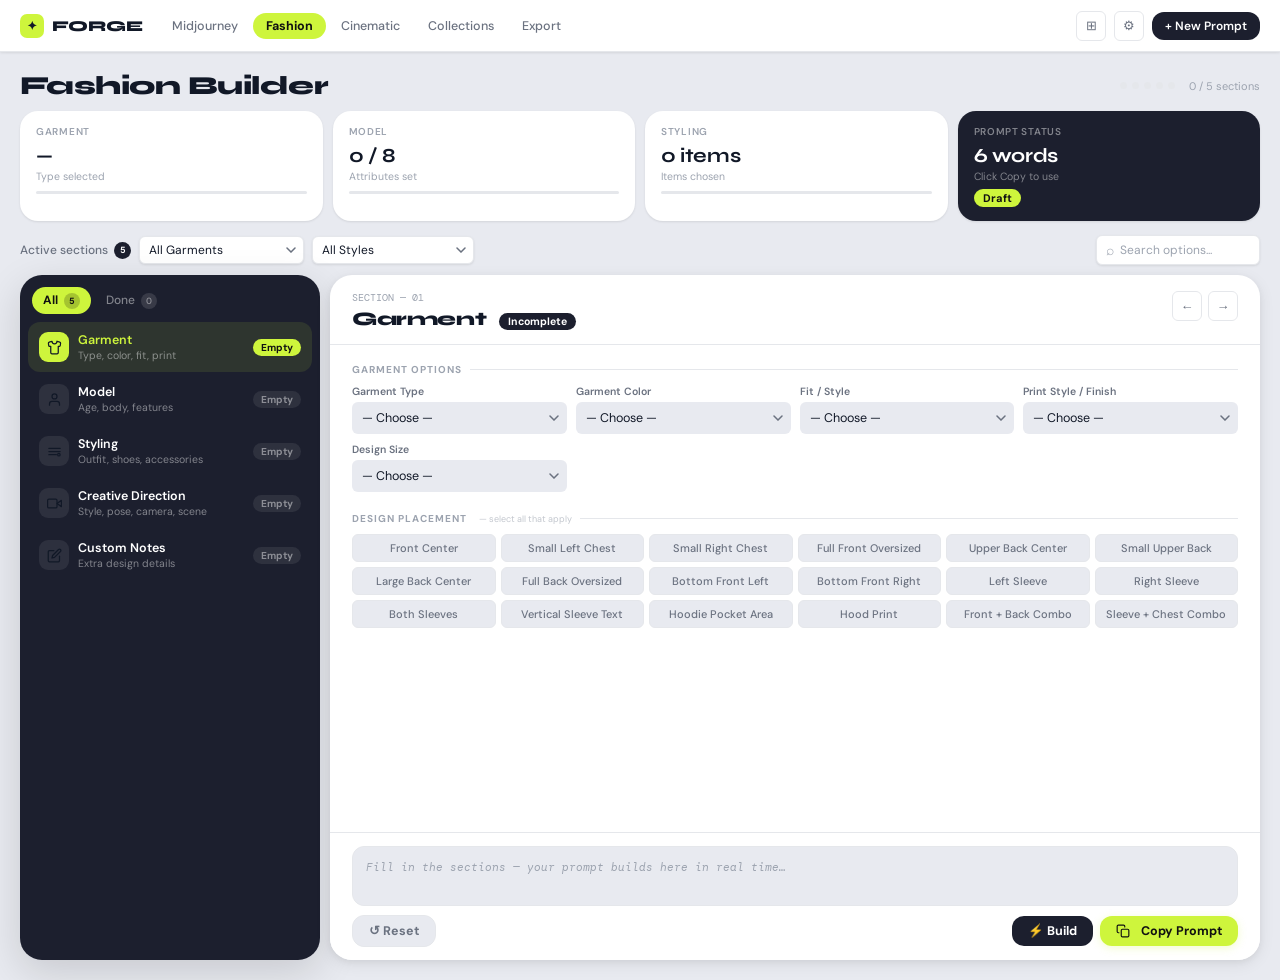
<file: index.html>
<!DOCTYPE html>
<html lang="en">
<head>
<meta charset="UTF-8">
<meta name="viewport" content="width=device-width, initial-scale=1.0">
<title>Forge — Prompt Builder</title>
<link rel="preconnect" href="https://fonts.googleapis.com">
<link href="https://fonts.googleapis.com/css2?family=DM+Sans:wght@300;400;500;600;700&family=Syne:wght@700;800&family=DM+Mono:wght@400;500&display=swap" rel="stylesheet">
<link rel="stylesheet" href="assets/css/styles.css" type="text/css" media="all" />
</head>
<body>

<!-- ── TOP NAV ── -->
<nav class="topnav">
  <div class="nav-brand">
    <div class="brand-dot">✦</div>
    FORGE
  </div>
  <div class="nav-tabs">
    <a class="nav-tab" href="midjourney.html" style="text-decoration:none">Midjourney</a>
    <button class="nav-tab active">Fashion</button>
    <a class="nav-tab" href="cinematic.html" style="text-decoration:none">Cinematic</a>
    <button class="nav-tab" onclick="forgeOpenCollections()">Collections</button>
    <button class="nav-tab" onclick="forgeExportFromPromptOutput('promptOutput','Fill in the sections','forge-fashion-prompt')">Export</button>
  </div>
  <div class="nav-actions">
    <button class="nav-icon-btn" title="Grid" aria-label="Jump to section grid" onclick="forgeShowLayoutGrid()">⊞</button>
    <button class="nav-icon-btn" title="Settings" aria-label="Focus settings controls" onclick="forgeOpenSettings()">⚙</button>
    <button class="btn-create" onclick="forgeStartNewPrompt(resetAll)">+ New Prompt</button>
  </div>
</nav>

<!-- ── PAGE HEADER ── -->
<div class="page-header">
  <h1 class="page-title">Fashion Builder</h1>
  <div style="display:flex;align-items:center;gap:8px">
    <div class="progress-dots" id="progressDots"></div>
    <span class="prog-label" id="progressLabel">0 / 5 sections</span>
  </div>
</div>

<!-- ── STAT CARDS ── -->
<div class="stats-row">
  <div class="stat-card">
    <div class="stat-label">Garment</div>
    <div class="stat-value" id="stat-garment">—</div>
    <div class="stat-sub">Type selected</div>
    <div class="stat-progress"><div class="stat-progress-fill" id="prog-garment" style="width:0%"></div></div>
  </div>
  <div class="stat-card">
    <div class="stat-label">Model</div>
    <div class="stat-value" id="stat-model">—</div>
    <div class="stat-sub">Attributes set</div>
    <div class="stat-progress"><div class="stat-progress-fill" id="prog-model" style="width:0%"></div></div>
  </div>
  <div class="stat-card">
    <div class="stat-label">Styling</div>
    <div class="stat-value" id="stat-styling">—</div>
    <div class="stat-sub">Items chosen</div>
    <div class="stat-progress"><div class="stat-progress-fill" id="prog-styling" style="width:0%"></div></div>
  </div>
  <div class="stat-card accent">
    <div class="stat-label">Prompt Status</div>
    <div class="stat-value" id="stat-words">0 words</div>
    <div class="stat-sub">Click Copy to use</div>
    <div class="stat-lime-badge" id="stat-badge">Draft</div>
  </div>
</div>

<!-- ── FILTER BAR ── -->
<div class="filter-bar">
  <div class="filter-label">
    Active sections
    <span class="filter-count">5</span>
  </div>
  <select class="filter-select" id="filterGarmentType" onchange="syncFilter('garmentType', this.value)">
    <option value="">All Garments</option>
  </select>
  <select class="filter-select" id="filterStyleDir" onchange="syncFilter('styleDir', this.value)">
    <option value="">All Styles</option>
  </select>
  <div class="filter-spacer"></div>
  <div class="search-box">
    <span style="color:var(--text-muted);font-size:14px">⌕</span>
    <input type="text" placeholder="Search options..." id="searchInput" oninput="handleSearch(this.value)">
  </div>
</div>

<!-- ── MAIN SPLIT ── -->
<div class="main-split">

  <!-- LEFT: Section List -->
  <div class="left-panel">
    <div class="panel-tabs">
      <button class="panel-tab active" onclick="setFilter('all',this)">All <span class="panel-tab-count">5</span></button>
      <button class="panel-tab" onclick="setFilter('done',this)">Done <span class="panel-tab-count" id="doneCount">0</span></button>
    </div>
    <div class="section-list" id="sectionList"></div>
  </div>

  <!-- RIGHT: Detail + Form -->
  <div class="right-panel">
    <div class="detail-header">
      <div>
        <div class="detail-ref" id="detailRef">SECTION — 01</div>
        <div>
          <span class="detail-title" id="detailTitle">Garment</span>
          <span class="detail-status" id="detailStatus">Incomplete</span>
        </div>
      </div>
      <div class="detail-actions">
        <button class="icon-btn" onclick="prevSection()" title="Previous" aria-label="Previous section">←</button>
        <button class="icon-btn" onclick="nextSection()" title="Next" aria-label="Next section">→</button>
      </div>
    </div>

    <div class="detail-body" id="detailBody"></div>

    <div class="prompt-bar">
      <div class="prompt-output" id="promptOutput">
        <span class="prompt-placeholder">Fill in the sections — your prompt builds here in real time…</span>
      </div>
      <div class="prompt-actions">
        <button class="btn btn-ghost" onclick="resetAll()">↺ Reset</button>
        <div class="spacer"></div>
        <button class="btn btn-dark" onclick="buildPrompt()">⚡ Build</button>
        <button class="btn btn-lime" onclick="copyPrompt()"><span class="btn-icon" aria-hidden="true"><svg viewBox="0 0 24 24" fill="none" stroke="currentColor" stroke-width="2" stroke-linecap="round" stroke-linejoin="round"><rect x="9" y="9" width="13" height="13" rx="2" ry="2"/><path d="M5 15H4a2 2 0 0 1-2-2V4a2 2 0 0 1 2-2h9a2 2 0 0 1 2 2v1"/></svg></span>Copy Prompt</button>
      </div>
    </div>
  </div>

</div>

<div class="toast" id="toast"><span class="t-lime">✓</span> Copied to clipboard!</div>

<!-- ══════════════════════════════════════════════ -->
<script src="assets/js/core.js"></script>
<script src="assets/js/script.js" type="text/javascript" charset="utf-8"></script>
</body>
</html>
</file>
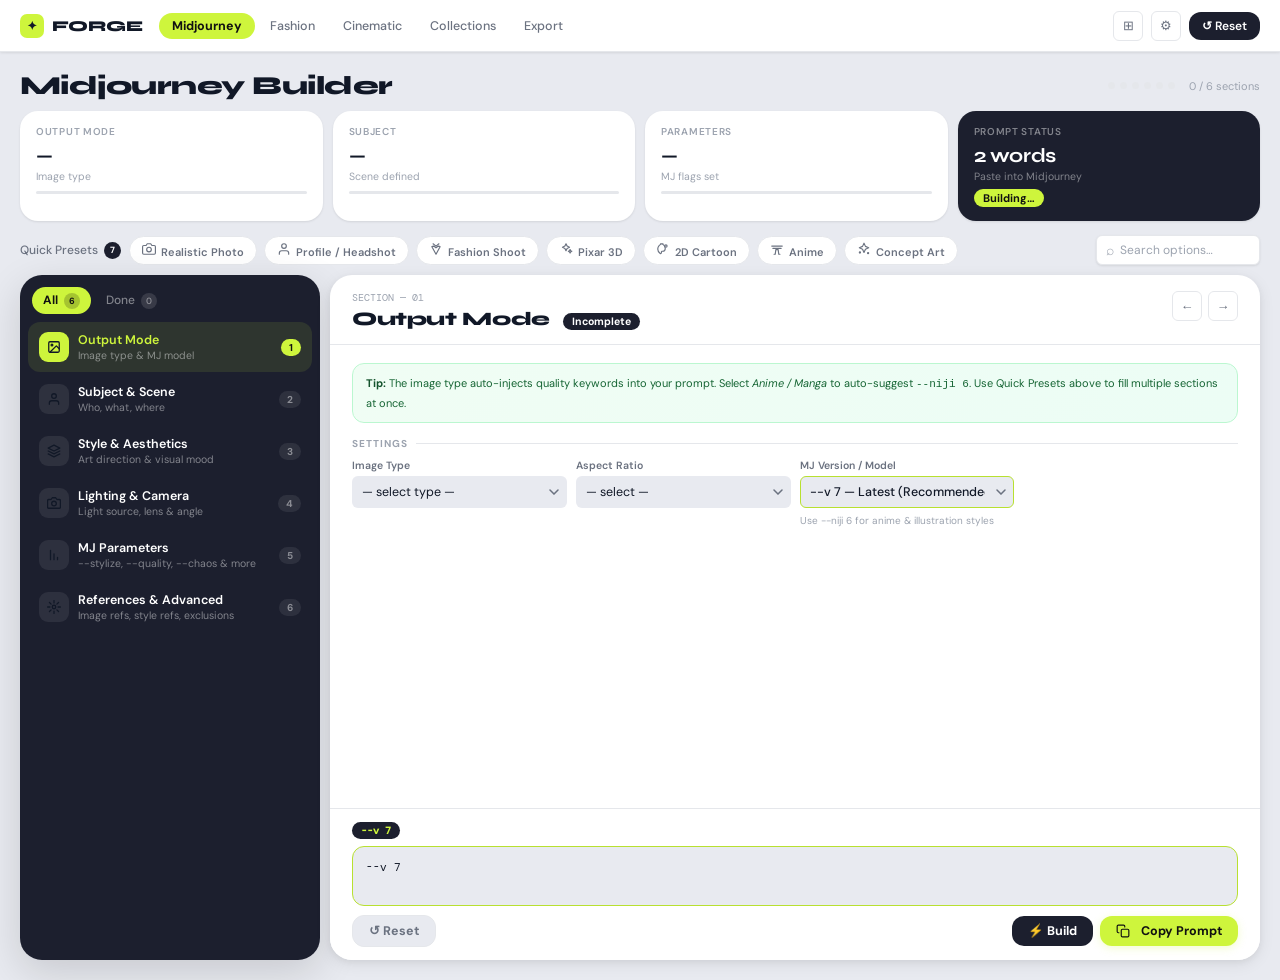
<file: midjourney.html>
<!DOCTYPE html>
<html lang="en">
<head>
<meta charset="UTF-8">
<meta name="viewport" content="width=device-width, initial-scale=1.0">
<title>Forge — Midjourney Builder</title>
<link rel="preconnect" href="https://fonts.googleapis.com">
<link href="https://fonts.googleapis.com/css2?family=DM+Sans:wght@300;400;500;600;700&family=Syne:wght@700;800&family=DM+Mono:wght@400;500&display=swap" rel="stylesheet">
<link rel="stylesheet" href="assets/css/styles.css" type="text/css" media="all" />
<link rel="stylesheet" href="assets/css/midjourney.css" type="text/css" media="all" />
</head>
<body>

<!-- ── TOP NAV ── -->
<nav class="topnav">
  <div class="nav-brand">
    <div class="brand-dot">✦</div>
    FORGE
  </div>
  <div class="nav-tabs">
    <a class="nav-tab active" href="midjourney.html" style="text-decoration:none">Midjourney</a>
    <a class="nav-tab" href="index.html" style="text-decoration:none">Fashion</a>
    <a class="nav-tab" href="cinematic.html" style="text-decoration:none">Cinematic</a>
    <button class="nav-tab" onclick="forgeOpenCollections()">Collections</button>
    <button class="nav-tab" onclick="forgeExportPrompt(buildPrompt, 'forge-midjourney-prompt')">Export</button>
  </div>
  <div class="nav-actions">
    <button class="nav-icon-btn" title="Grid" aria-label="Jump to section grid" onclick="forgeShowLayoutGrid()">⊞</button>
    <button class="nav-icon-btn" title="Settings" aria-label="Focus settings controls" onclick="forgeOpenSettings()">⚙</button>
    <button class="btn-create" onclick="forgeStartNewPrompt(resetAll)">↺ Reset</button>
  </div>
</nav>

<!-- ── PAGE HEADER ── -->
<div class="page-header">
  <h1 class="page-title">Midjourney Builder</h1>
  <div style="display:flex;align-items:center;gap:8px">
    <div class="progress-dots" id="progressDots"></div>
    <span class="prog-label" id="progressLabel">0 / 6 sections</span>
  </div>
</div>

<!-- ── STAT CARDS ── -->
<div class="stats-row">
  <div class="stat-card">
    <div class="stat-label">Output Mode</div>
    <div class="stat-value" id="stat-mode">—</div>
    <div class="stat-sub">Image type</div>
    <div class="stat-progress"><div class="stat-progress-fill" id="prog-mode" style="width:0%"></div></div>
  </div>
  <div class="stat-card">
    <div class="stat-label">Subject</div>
    <div class="stat-value" id="stat-subject">—</div>
    <div class="stat-sub">Scene defined</div>
    <div class="stat-progress"><div class="stat-progress-fill" id="prog-subject" style="width:0%"></div></div>
  </div>
  <div class="stat-card">
    <div class="stat-label">Parameters</div>
    <div class="stat-value" id="stat-params">—</div>
    <div class="stat-sub">MJ flags set</div>
    <div class="stat-progress"><div class="stat-progress-fill" id="prog-params" style="width:0%"></div></div>
  </div>
  <div class="stat-card accent">
    <div class="stat-label">Prompt Status</div>
    <div class="stat-value" id="stat-words">0 words</div>
    <div class="stat-sub">Paste into Midjourney</div>
    <div class="stat-lime-badge" id="stat-badge">Draft</div>
  </div>
</div>

<!-- ── FILTER / PRESETS BAR ── -->
<div class="filter-bar">
  <div class="filter-label">Quick Presets <span class="filter-count">7</span></div>
  <div class="preset-row">
    <button class="preset-btn" onclick="applyPreset('realistic',this)"><span class="btn-icon" aria-hidden="true"><svg viewBox="0 0 24 24" fill="none" stroke="currentColor" stroke-width="2" stroke-linecap="round" stroke-linejoin="round"><path d="M23 19a2 2 0 0 1-2 2H3a2 2 0 0 1-2-2V8a2 2 0 0 1 2-2h4l2-3h6l2 3h4a2 2 0 0 1 2 2z"/><circle cx="12" cy="13" r="4"/></svg></span>Realistic Photo</button>
    <button class="preset-btn" onclick="applyPreset('headshot',this)"><span class="btn-icon" aria-hidden="true"><svg viewBox="0 0 24 24" fill="none" stroke="currentColor" stroke-width="2" stroke-linecap="round" stroke-linejoin="round"><path d="M20 21v-2a4 4 0 0 0-4-4H8a4 4 0 0 0-4 4v2"/><circle cx="12" cy="7" r="4"/></svg></span>Profile / Headshot</button>
    <button class="preset-btn" onclick="applyPreset('fashion',this)"><span class="btn-icon" aria-hidden="true"><svg viewBox="0 0 24 24" fill="none" stroke="currentColor" stroke-width="2" stroke-linecap="round" stroke-linejoin="round"><path d="M7 3l5 4 5-4"/><path d="M5 8l7 13 7-13-3-1-4 3-4-3-3 1z"/></svg></span>Fashion Shoot</button>
    <button class="preset-btn" onclick="applyPreset('pixar',this)"><span class="btn-icon" aria-hidden="true"><svg viewBox="0 0 24 24" fill="none" stroke="currentColor" stroke-width="2" stroke-linecap="round" stroke-linejoin="round"><path d="M12 3l1.9 3.9L18 9l-4.1 2.1L12 15l-1.9-3.9L6 9l4.1-2.1z"/><path d="M19 13l.9 1.8L22 16l-2.1 1.2L19 19l-.9-1.8L16 16l2.1-1.2z"/></svg></span>Pixar 3D</button>
    <button class="preset-btn" onclick="applyPreset('cartoon',this)"><span class="btn-icon" aria-hidden="true"><svg viewBox="0 0 24 24" fill="none" stroke="currentColor" stroke-width="2" stroke-linecap="round" stroke-linejoin="round"><path d="M12 3a9 9 0 0 0-9 9c0 3.2 1.7 6 4.2 7.6 1.1.7 2.4-.3 2.1-1.6-.2-.8.1-1.7.9-2.1h1.3c2.4 0 4.3-1.9 4.3-4.3V11c0-4.4-3.6-8-8-8z"/><circle cx="17" cy="7" r="2"/></svg></span>2D Cartoon</button>
    <button class="preset-btn" onclick="applyPreset('anime',this)"><span class="btn-icon" aria-hidden="true"><svg viewBox="0 0 24 24" fill="none" stroke="currentColor" stroke-width="2" stroke-linecap="round" stroke-linejoin="round"><path d="M3 7h18"/><path d="M5 11h14"/><path d="M7 21h2l1-8h4l1 8h2"/></svg></span>Anime</button>
    <button class="preset-btn" onclick="applyPreset('concept',this)"><span class="btn-icon" aria-hidden="true"><svg viewBox="0 0 24 24" fill="none" stroke="currentColor" stroke-width="2" stroke-linecap="round" stroke-linejoin="round"><path d="M12 2l2.5 5.5L20 10l-5.5 2.5L12 18l-2.5-5.5L4 10l5.5-2.5z"/><circle cx="19" cy="19" r="1"/><circle cx="5" cy="18" r="1"/></svg></span>Concept Art</button>
  </div>
  <div class="filter-spacer"></div>
  <div class="search-box">
    <span style="color:var(--text-muted);font-size:14px">⌕</span>
    <input type="text" placeholder="Search options…" id="searchInput" oninput="handleSearch(this.value)">
  </div>
</div>

<!-- ── MAIN SPLIT ── -->
<div class="main-split">

  <!-- LEFT: Section List -->
  <div class="left-panel">
    <div class="panel-tabs">
      <button class="panel-tab active" onclick="setFilter('all',this)">All <span class="panel-tab-count">6</span></button>
      <button class="panel-tab" onclick="setFilter('done',this)">Done <span class="panel-tab-count" id="doneCount">0</span></button>
    </div>
    <div class="section-list" id="sectionList"></div>
  </div>

  <!-- RIGHT: Detail + Form -->
  <div class="right-panel">
    <div class="detail-header">
      <div>
        <div class="detail-ref" id="detailRef">SECTION — 01</div>
        <div>
          <span class="detail-title" id="detailTitle">Output Mode</span>
          <span class="detail-status" id="detailStatus">Incomplete</span>
        </div>
      </div>
      <div class="detail-actions">
        <button class="icon-btn" onclick="prevSection()" title="Previous" aria-label="Previous section">←</button>
        <button class="icon-btn" onclick="nextSection()" title="Next" aria-label="Next section">→</button>
      </div>
    </div>

    <div class="detail-body" id="detailBody"></div>

    <div class="prompt-bar">
      <div class="param-chips" id="paramChips"></div>
      <div class="prompt-output" id="promptOutput">
        <span class="prompt-placeholder">Fill in sections — your Midjourney prompt builds here in real time…</span>
      </div>
      <div class="prompt-actions">
        <button class="btn btn-ghost" onclick="resetAll()">↺ Reset</button>
        <div class="spacer"></div>
        <button class="btn btn-dark" onclick="updatePrompt()">⚡ Build</button>
        <button class="btn btn-lime" onclick="copyPrompt()"><span class="btn-icon" aria-hidden="true"><svg viewBox="0 0 24 24" fill="none" stroke="currentColor" stroke-width="2" stroke-linecap="round" stroke-linejoin="round"><rect x="9" y="9" width="13" height="13" rx="2" ry="2"/><path d="M5 15H4a2 2 0 0 1-2-2V4a2 2 0 0 1 2-2h9a2 2 0 0 1 2 2v1"/></svg></span>Copy Prompt</button>
      </div>
    </div>
  </div>

</div>

<div class="toast" id="toast"><span class="t-lime">✓</span> Copied — ready to paste in Midjourney!</div>

<script src="assets/js/core.js"></script>
<script src="assets/js/midjourney.js"></script>
</body>
</html>
</file>
<file: assets/css/styles.css>
:root {
  --bg:          #e8eaf0;
  --surface:     #ffffff;
  --dark:        #1c1f2e;
  --dark-2:      #262a3d;
  --dark-3:      #2f3347;
  --lime:        #cef53c;
  --lime-dim:    #b8e030;
  --lime-soft:   rgba(206,245,60,0.15);
  --text-primary:   #111827;
  --text-secondary: #6b7280;
  --text-muted:     #9ca3af;
  --text-light:     rgba(255,255,255,0.85);
  --text-light-dim: rgba(255,255,255,0.45);
  --border:      #e5e7eb;
  --border-dark: rgba(255,255,255,0.08);
  --radius-sm:   6px;
  --radius-md:   12px;
  --radius-lg:   18px;
  --radius-xl:   22px;
  --shadow-sm:   0 1px 3px rgba(0,0,0,0.06), 0 1px 2px rgba(0,0,0,0.04);
  --shadow-md:   0 4px 16px rgba(0,0,0,0.08), 0 2px 6px rgba(0,0,0,0.05);
  --shadow-lg:   0 12px 40px rgba(0,0,0,0.14);
  --font:        'DM Sans', sans-serif;
  --font-display:'Syne', sans-serif;
  --font-mono:   'DM Mono', monospace;
}
*, *::before, *::after { box-sizing: border-box; margin: 0; padding: 0; }
html { font-size: 14px; }
body { background: var(--bg); font-family: var(--font); color: var(--text-primary); min-height: 100vh; overflow-x: hidden; }
 
/* TOP NAV */
.topnav {
  background: var(--surface); border-bottom: 1px solid var(--border);
  padding: 0 20px; height: 52px;
  display: flex; align-items: center; gap: 16px;
  box-shadow: var(--shadow-sm); position: sticky; top: 0; z-index: 100;
}
.nav-brand {
  font-family: var(--font-display); font-size: 15px; font-weight: 800;
  color: var(--text-primary); display: flex; align-items: center; gap: 8px; flex-shrink: 0;
}
.brand-dot {
  width: 24px; height: 24px; background: var(--lime); border-radius: 7px;
  display: flex; align-items: center; justify-content: center; font-size: 12px;
}
.nav-tabs {
  display: flex; align-items: center; gap: 2px;
  flex: 1; overflow-x: auto; scrollbar-width: none;
}
.nav-tabs::-webkit-scrollbar { display: none; }
.nav-tab {
  padding: 5px 13px; border-radius: 100px; font-size: 12.5px; font-weight: 500;
  cursor: pointer; white-space: nowrap; color: var(--text-secondary);
  transition: all 0.2s; border: none; background: none; font-family: var(--font);
}
.nav-tab:hover { background: var(--bg); color: var(--text-primary); }
.nav-tab.active { background: var(--lime); color: #111; font-weight: 700; }
.nav-actions { display: flex; align-items: center; gap: 8px; flex-shrink: 0; }
.nav-icon-btn {
  width: 30px; height: 30px; border-radius: var(--radius-sm);
  border: 1px solid var(--border); background: none; cursor: pointer;
  display: flex; align-items: center; justify-content: center;
  color: var(--text-secondary); font-size: 13px; transition: background 0.15s;
}
.nav-icon-btn:hover { background: var(--bg); }
.btn-create {
  padding: 6px 13px; background: var(--dark); color: white;
  border: none; border-radius: var(--radius-md); font-family: var(--font);
  font-size: 12px; font-weight: 600; cursor: pointer;
  display: flex; align-items: center; gap: 5px; transition: opacity 0.2s;
}
.btn-create:hover { opacity: 0.82; }
 
/* PAGE HEADER */
.page-header {
  padding: 18px 20px 10px;
  display: flex; align-items: center; justify-content: space-between; flex-wrap: wrap; gap: 10px;
}
.page-title { font-family: var(--font-display); font-size: 26px; font-weight: 800; letter-spacing: -0.02em; }
.progress-dots { display: flex; gap: 5px; align-items: center; }
.p-dot { width: 7px; height: 7px; border-radius: 50%; background: var(--border); transition: background 0.3s; }
.p-dot.done { background: var(--lime); }
.p-dot.partial { background: var(--lime-dim); opacity: 0.5; }
.prog-label { font-size: 11px; color: var(--text-muted); margin-left: 6px; }
 
/* STAT CARDS */
.stats-row {
  display: grid; grid-template-columns: repeat(4, 1fr);
  gap: 10px; padding: 0 20px 14px;
}
@media (max-width: 860px) { .stats-row { grid-template-columns: repeat(2, 1fr); } }
@media (max-width: 480px) { .stats-row { grid-template-columns: 1fr 1fr; } }
.stat-card {
  background: var(--surface); border-radius: var(--radius-lg);
  padding: 14px 16px; box-shadow: var(--shadow-sm); transition: box-shadow 0.2s;
}
.stat-card:hover { box-shadow: var(--shadow-md); }
.stat-card.accent { background: var(--dark); }
.stat-label { font-size: 10px; font-weight: 600; color: var(--text-muted); text-transform: uppercase; letter-spacing: 0.07em; margin-bottom: 5px; }
.stat-card.accent .stat-label { color: var(--text-light-dim); }
.stat-value { font-family: var(--font-display); font-size: 20px; font-weight: 700; color: var(--text-primary); letter-spacing: -0.02em; }
.stat-card.accent .stat-value { color: white; }
.stat-sub { font-size: 10.5px; color: var(--text-muted); margin-top: 2px; }
.stat-card.accent .stat-sub { color: var(--text-light-dim); }
.stat-progress { margin-top: 8px; height: 3px; background: var(--border); border-radius: 2px; overflow: hidden; }
.stat-progress-fill { height: 100%; background: var(--lime); border-radius: 2px; transition: width 0.4s ease; }
.stat-lime-badge {
  display: inline-flex; align-items: center; background: var(--lime);
  color: #111; padding: 2px 9px; border-radius: 100px;
  font-size: 11px; font-weight: 700; margin-top: 6px;
}
 
/* FILTER BAR */
.filter-bar {
  padding: 0 20px 10px;
  display: flex; align-items: center; gap: 8px; flex-wrap: wrap;
}
.filter-label { font-size: 12px; color: var(--text-secondary); font-weight: 500; display: flex; align-items: center; gap: 6px; }
.filter-count {
  background: var(--dark); color: white; width: 17px; height: 17px;
  border-radius: 50%; font-size: 9px; font-weight: 700;
  display: flex; align-items: center; justify-content: center;
}
.filter-select {
  background: var(--surface); border: 1px solid var(--border); border-radius: var(--radius-sm);
  padding: 5px 26px 5px 9px; font-family: var(--font); font-size: 12px; color: var(--text-primary);
  cursor: pointer; outline: none; appearance: none; -webkit-appearance: none;
  background-image: url("data:image/svg+xml,%3Csvg xmlns='http://www.w3.org/2000/svg' width='10' height='6' viewBox='0 0 10 6'%3E%3Cpath d='M1 1l4 4 4-4' stroke='%236b7280' stroke-width='1.5' fill='none' stroke-linecap='round'/%3E%3C/svg%3E");
  background-repeat: no-repeat; background-position: right 7px center;
  box-shadow: var(--shadow-sm); transition: border-color 0.2s;
}
.filter-select:focus { border-color: var(--lime-dim); }
.filter-spacer { flex: 1; }
.search-box {
  display: flex; align-items: center; gap: 6px;
  background: var(--surface); border: 1px solid var(--border);
  border-radius: var(--radius-sm); padding: 5px 9px; box-shadow: var(--shadow-sm);
}
.search-box input {
  border: none; outline: none; font-family: var(--font);
  font-size: 12px; color: var(--text-primary); background: none; width: 130px;
}
.search-box input::placeholder { color: var(--text-muted); }
 
/* MAIN SPLIT */
.main-split {
  display: grid; grid-template-columns: 300px 1fr;
  gap: 10px; padding: 0 20px 20px;
  min-height: calc(100vh - 195px);
}
@media (max-width: 780px) {
  .main-split { grid-template-columns: 1fr; padding: 0 12px 20px; }
  .stats-row { padding: 0 12px 12px; }
  .filter-bar { padding: 0 12px 10px; }
  .page-header { padding: 14px 12px 8px; }
  .topnav { padding: 0 12px; }
}
 
/* LEFT PANEL */
.left-panel {
  background: var(--dark); border-radius: var(--radius-xl);
  overflow: hidden; box-shadow: var(--shadow-lg);
  display: flex; flex-direction: column;
}
.panel-tabs {
  display: flex; align-items: center; padding: 12px 12px 0; gap: 4px;
}
.panel-tab {
  padding: 5px 11px; border-radius: 100px; font-size: 12px; font-weight: 500;
  cursor: pointer; color: var(--text-light-dim); border: none; background: none;
  transition: all 0.2s; font-family: var(--font);
}
.panel-tab.active { background: var(--lime); color: #111; font-weight: 700; }
.panel-tab-count {
  display: inline-flex; align-items: center; justify-content: center;
  width: 16px; height: 16px; background: rgba(255,255,255,0.12);
  border-radius: 50%; font-size: 9px; margin-left: 3px;
}
.panel-tab.active .panel-tab-count { background: rgba(0,0,0,0.2); }
.section-list { flex: 1; overflow-y: auto; padding: 8px; scrollbar-width: thin; scrollbar-color: rgba(255,255,255,0.08) transparent; }
.section-list::-webkit-scrollbar { width: 3px; }
.section-list::-webkit-scrollbar-thumb { background: rgba(255,255,255,0.1); border-radius: 2px; }
.section-item {
  display: flex; align-items: center; padding: 10px 11px;
  border-radius: var(--radius-md); cursor: pointer; margin-bottom: 2px;
  transition: background 0.15s; gap: 9px;
}
.section-item:hover { background: rgba(255,255,255,0.05); }
.section-item.active { background: rgba(206,245,60,0.10); }
.section-avatar {
  width: 30px; height: 30px; border-radius: 9px;
  background: rgba(255,255,255,0.08);
  display: flex; align-items: center; justify-content: center;
  font-size: 13px; flex-shrink: 0;
}
.section-item.active .section-avatar { background: var(--lime); }
.section-info { flex: 1; min-width: 0; }
.section-name { font-size: 12.5px; font-weight: 600; color: white; white-space: nowrap; overflow: hidden; text-overflow: ellipsis; }
.section-item.active .section-name { color: var(--lime); }
.section-desc { font-size: 10.5px; color: var(--text-light-dim); margin-top: 1px; white-space: nowrap; overflow: hidden; text-overflow: ellipsis; }
.section-badge {
  font-size: 10px; font-weight: 700; padding: 2px 8px; border-radius: 100px;
  background: rgba(255,255,255,0.08); color: var(--text-light-dim); flex-shrink: 0;
}
.section-item.active .section-badge { background: var(--lime); color: #111; }
.section-item.done .section-badge { background: rgba(206,245,60,0.15); color: var(--lime); }
 
/* RIGHT PANEL */
.right-panel {
  background: var(--surface); border-radius: var(--radius-xl);
  box-shadow: var(--shadow-md); overflow: hidden;
  display: flex; flex-direction: column;
}
.detail-header {
  padding: 16px 22px 14px; border-bottom: 1px solid var(--border);
  display: flex; align-items: flex-start; justify-content: space-between;
}
.detail-ref { font-family: var(--font-mono); font-size: 10px; color: var(--text-muted); margin-bottom: 3px; }
.detail-title { font-family: var(--font-display); font-size: 19px; font-weight: 800; letter-spacing: -0.02em; display: inline; }
.detail-status {
  display: inline-flex; align-items: center; padding: 2px 9px; border-radius: 100px;
  font-size: 10.5px; font-weight: 700; background: var(--dark); color: white;
  margin-left: 9px; vertical-align: middle;
}
.detail-status.done { background: var(--lime-soft); color: var(--lime-dim); }
.detail-actions { display: flex; gap: 6px; flex-shrink: 0; }
.icon-btn {
  width: 30px; height: 30px; border-radius: var(--radius-sm); border: 1px solid var(--border);
  background: none; cursor: pointer; display: flex; align-items: center; justify-content: center;
  font-size: 13px; color: var(--text-secondary); transition: background 0.15s;
}
.icon-btn:hover { background: var(--bg); }
 
/* FORM BODY */
.detail-body {
  flex: 1; overflow-y: auto; padding: 18px 22px;
  scrollbar-width: thin; scrollbar-color: var(--border) transparent;
}
.detail-body::-webkit-scrollbar { width: 3px; }
.detail-body::-webkit-scrollbar-thumb { background: var(--border); border-radius: 2px; }
.field-section { margin-bottom: 20px; }
.field-section-title {
  font-size: 10px; font-weight: 700; text-transform: uppercase;
  letter-spacing: 0.1em; color: var(--text-muted); margin-bottom: 9px;
  display: flex; align-items: center; gap: 8px;
}
.field-section-title::after { content:''; flex:1; height:1px; background:var(--border); }
.fields-grid { display: grid; grid-template-columns: repeat(auto-fill, minmax(175px, 1fr)); gap: 9px; }
.field-group { display: flex; flex-direction: column; gap: 4px; }
.field-label { font-size: 10.5px; font-weight: 600; color: var(--text-secondary); }
.field-select, .field-textarea {
  background: var(--bg); border: 1.5px solid transparent;
  border-radius: var(--radius-sm); padding: 7px 28px 7px 9px;
  font-family: var(--font); font-size: 12.5px; color: var(--text-primary);
  outline: none; width: 100%; appearance: none; -webkit-appearance: none;
  cursor: pointer;
  background-image: url("data:image/svg+xml,%3Csvg xmlns='http://www.w3.org/2000/svg' width='10' height='6' viewBox='0 0 10 6'%3E%3Cpath d='M1 1l4 4 4-4' stroke='%236b7280' stroke-width='1.5' fill='none' stroke-linecap='round'/%3E%3C/svg%3E");
  background-repeat: no-repeat; background-position: right 7px center;
  transition: border-color 0.2s, background 0.2s;
}
.field-select option { background: white; }
.field-select:focus, .field-textarea:focus { border-color: var(--lime-dim); background-color: rgba(206,245,60,0.05); }
.field-select.has-value { border-color: var(--lime-dim); font-weight: 500; }
.field-textarea { resize: vertical; min-height: 70px; padding: 8px 10px; background-image: none !important; line-height: 1.5; }
 
/* PLACEMENT */
.placement-wrap { display: grid; grid-template-columns: repeat(auto-fill, minmax(125px, 1fr)); gap: 5px; }
.placement-chip {
  padding: 6px 9px; border-radius: var(--radius-sm); border: 1.5px solid var(--border);
  background: var(--bg); font-size: 11px; color: var(--text-secondary);
  cursor: pointer; text-align: center; transition: all 0.15s; user-select: none; font-weight: 500;
}
.placement-chip:hover { border-color: var(--lime-dim); color: var(--text-primary); }
.placement-chip.active { background: var(--lime); border-color: var(--lime-dim); color: #111; font-weight: 700; }
 
/* MULTI CHIPS */
.chip-wrap { display: flex; flex-wrap: wrap; gap: 5px; }
.m-chip {
  padding: 5px 11px; border-radius: 100px; border: 1.5px solid var(--border);
  background: var(--bg); font-size: 11.5px; color: var(--text-secondary);
  cursor: pointer; user-select: none; transition: all 0.15s; font-weight: 500;
}
.m-chip:hover { border-color: var(--lime-dim); color: var(--text-primary); }
.m-chip.active { background: var(--dark); border-color: var(--dark); color: white; }
 
/* PROMPT BAR */
.prompt-bar { border-top: 1px solid var(--border); padding: 13px 22px; background: var(--surface); }
.prompt-output {
  background: var(--bg); border-radius: var(--radius-md); padding: 11px 13px;
  font-family: var(--font-mono); font-size: 11px; line-height: 1.65;
  color: var(--text-secondary); min-height: 60px; max-height: 110px;
  overflow-y: auto; margin-bottom: 9px; border: 1.5px solid var(--border);
  transition: border-color 0.25s; word-break: break-word;
}
.prompt-output.has-content { border-color: var(--lime-dim); color: var(--text-primary); }
.prompt-placeholder { color: var(--text-muted); font-style: italic; }
.prompt-actions { display: flex; gap: 7px; align-items: center; }
.prompt-actions .spacer { flex: 1; }
.btn {
  padding: 7px 16px; border-radius: var(--radius-md); border: none; cursor: pointer;
  font-family: var(--font); font-size: 12.5px; font-weight: 700;
  display: flex; align-items: center; gap: 5px; transition: all 0.15s;
}
.btn-lime { background: var(--lime); color: #111; box-shadow: 0 2px 8px rgba(206,245,60,0.25); }
.btn-lime:hover { background: var(--lime-dim); transform: translateY(-1px); }
.btn-dark { background: var(--dark); color: white; }
.btn-dark:hover { opacity: 0.82; }
.btn-ghost { background: var(--bg); color: var(--text-secondary); border: 1px solid var(--border); }
.btn-ghost:hover { background: var(--border); color: var(--text-primary); }
.btn:active { transform: scale(0.97); }
.btn-icon {
  display: inline-flex;
  align-items: center;
  justify-content: center;
  width: 14px;
  height: 14px;
  margin-right: 6px;
}
.btn-icon svg {
  width: 100%;
  height: 100%;
  stroke: currentColor;
}

 
/* TOAST */
.toast {
  position: fixed; bottom: 28px; left: 50%;
  transform: translateX(-50%) translateY(10px);
  background: var(--dark); color: white;
  padding: 8px 20px; border-radius: 100px;
  font-size: 12.5px; font-weight: 600;
  opacity: 0; pointer-events: none; transition: all 0.25s;
  z-index: 1000; box-shadow: var(--shadow-lg);
  display: flex; align-items: center; gap: 7px;
}
.toast .t-lime { color: var(--lime); }
.toast.show { opacity: 1; transform: translateX(-50%) translateY(0); }
 
/* RESPONSIVE EXTRAS */
@media (max-width: 480px) {
  .stats-row { grid-template-columns: 1fr 1fr; }
  .search-box { display: none; }
  .page-title { font-size: 22px; }
}
</file>
<file: assets/css/midjourney.css>
/* ── MIDJOURNEY EXTRAS ── */
.mj-hint {
  background: linear-gradient(135deg,#f0fdf4,#ecfdf5);
  border: 1px solid #bbf7d0; border-radius: var(--radius-md);
  padding: 10px 13px; margin-bottom: 14px;
  font-size: 11px; color: #166534; line-height: 1.7;
}
.mj-hint strong { color: #14532d; }

.preset-row { display:flex; gap:7px; flex-wrap:wrap; }
.preset-btn {
  padding: 5px 12px; border-radius: 100px; font-size: 11px; font-weight: 600;
  border: 1.5px solid var(--border); background: var(--surface);
  cursor: pointer; transition: all 0.15s; color: var(--text-secondary);
  font-family: var(--font);
}
.preset-btn:hover { border-color: var(--lime-dim); color: var(--text-primary); }
.preset-btn.active { background: var(--lime); border-color: var(--lime); color: #111; }
.preset-btn .btn-icon { margin-right: 5px; }

.param-chips { display:flex; flex-wrap:wrap; gap:5px; margin-bottom:7px; min-height:0; }
.param-chip {
  padding: 2px 9px; border-radius: 100px; font-family: var(--font-mono);
  font-size: 10px; background: var(--dark); color: var(--lime); font-weight: 600;
}

.ver-note {
  font-size: 10px; color: var(--text-muted); margin-top: 3px; font-style: italic;
}

.field-hint {
  font-size: 10px; color: var(--text-muted); margin-top: 2px; line-height: 1.4;
}

.mj-output-tag {
  display: inline-flex; align-items: center; padding: 2px 8px;
  border-radius: 100px; font-size: 10px; font-weight: 700; margin-left: 7px;
  vertical-align: middle;
}
.tag-photo    { background:#dbeafe; color:#1d4ed8; }
.tag-3d       { background:#ede9fe; color:#6d28d9; }
.tag-cartoon  { background:#fef3c7; color:#b45309; }
.tag-anime    { background:#fce7f3; color:#be185d; }
.tag-art      { background:#f0fdf4; color:#15803d; }
</file>
